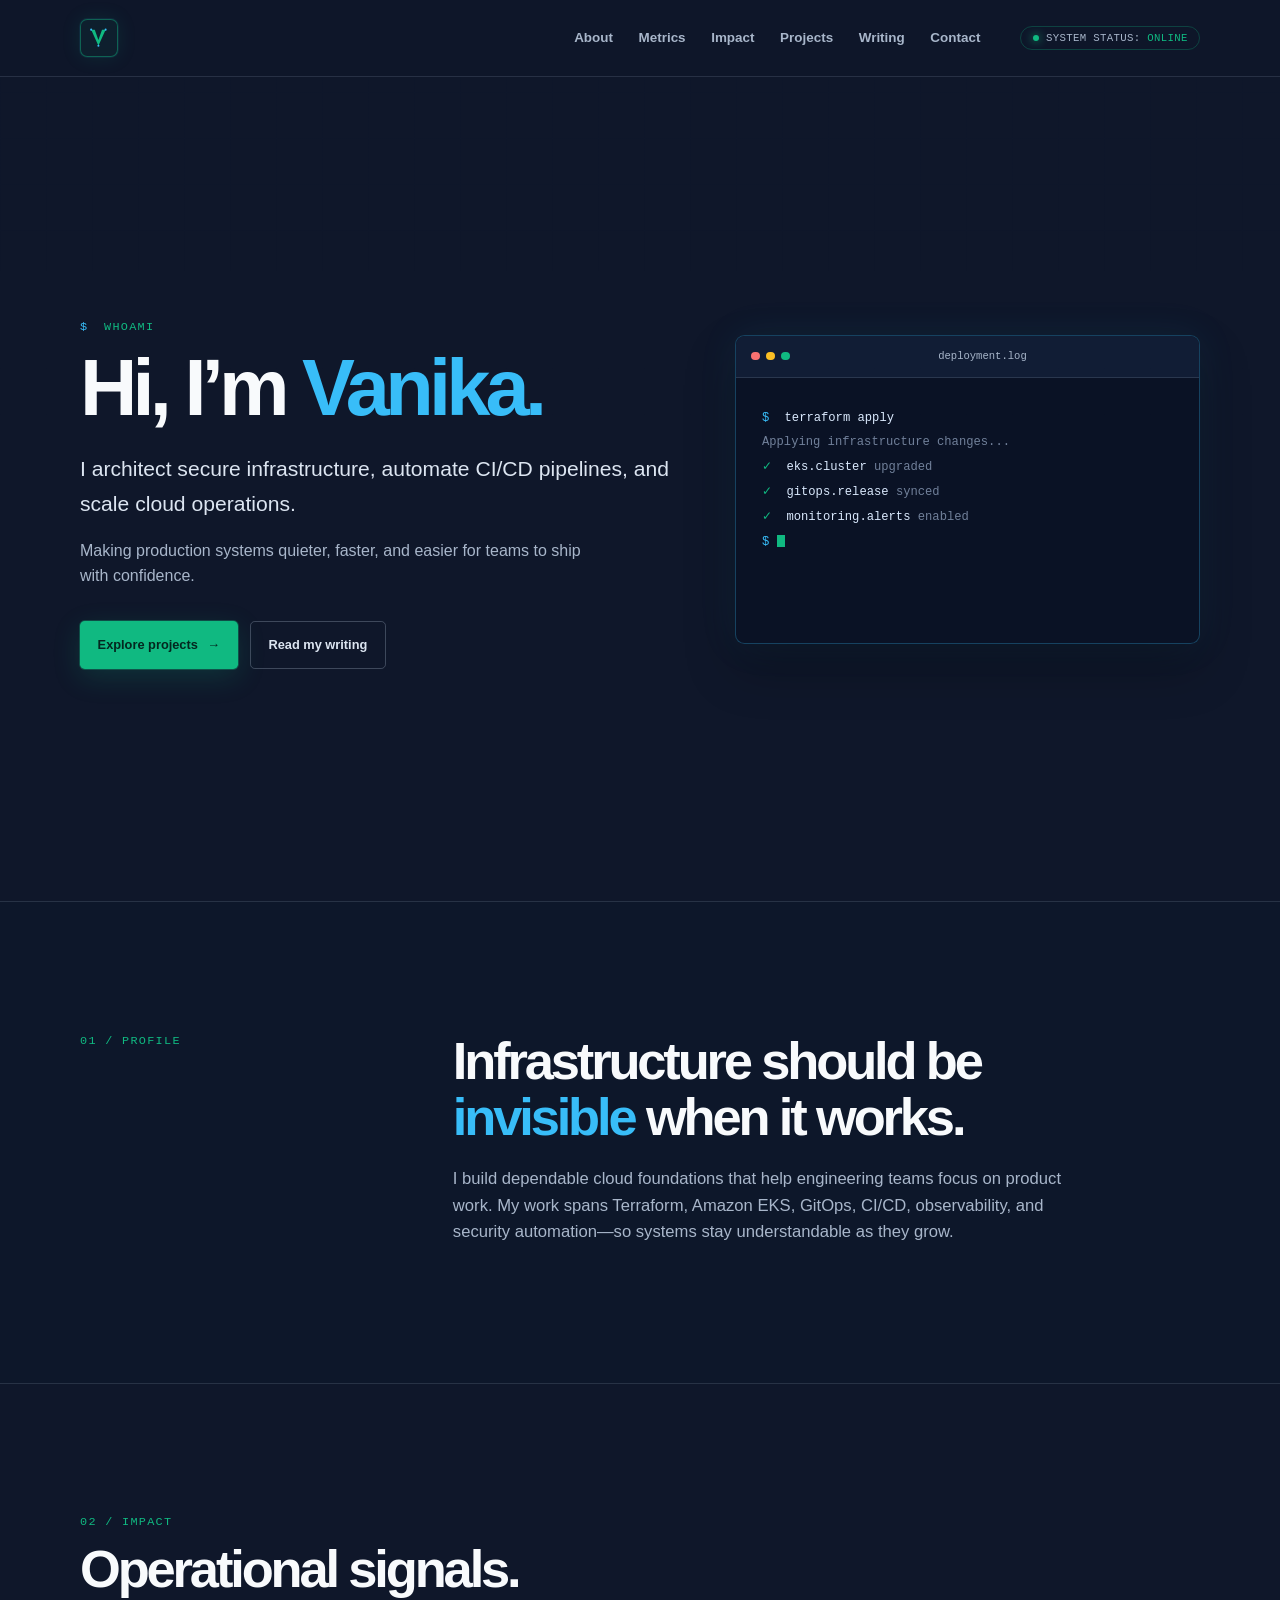
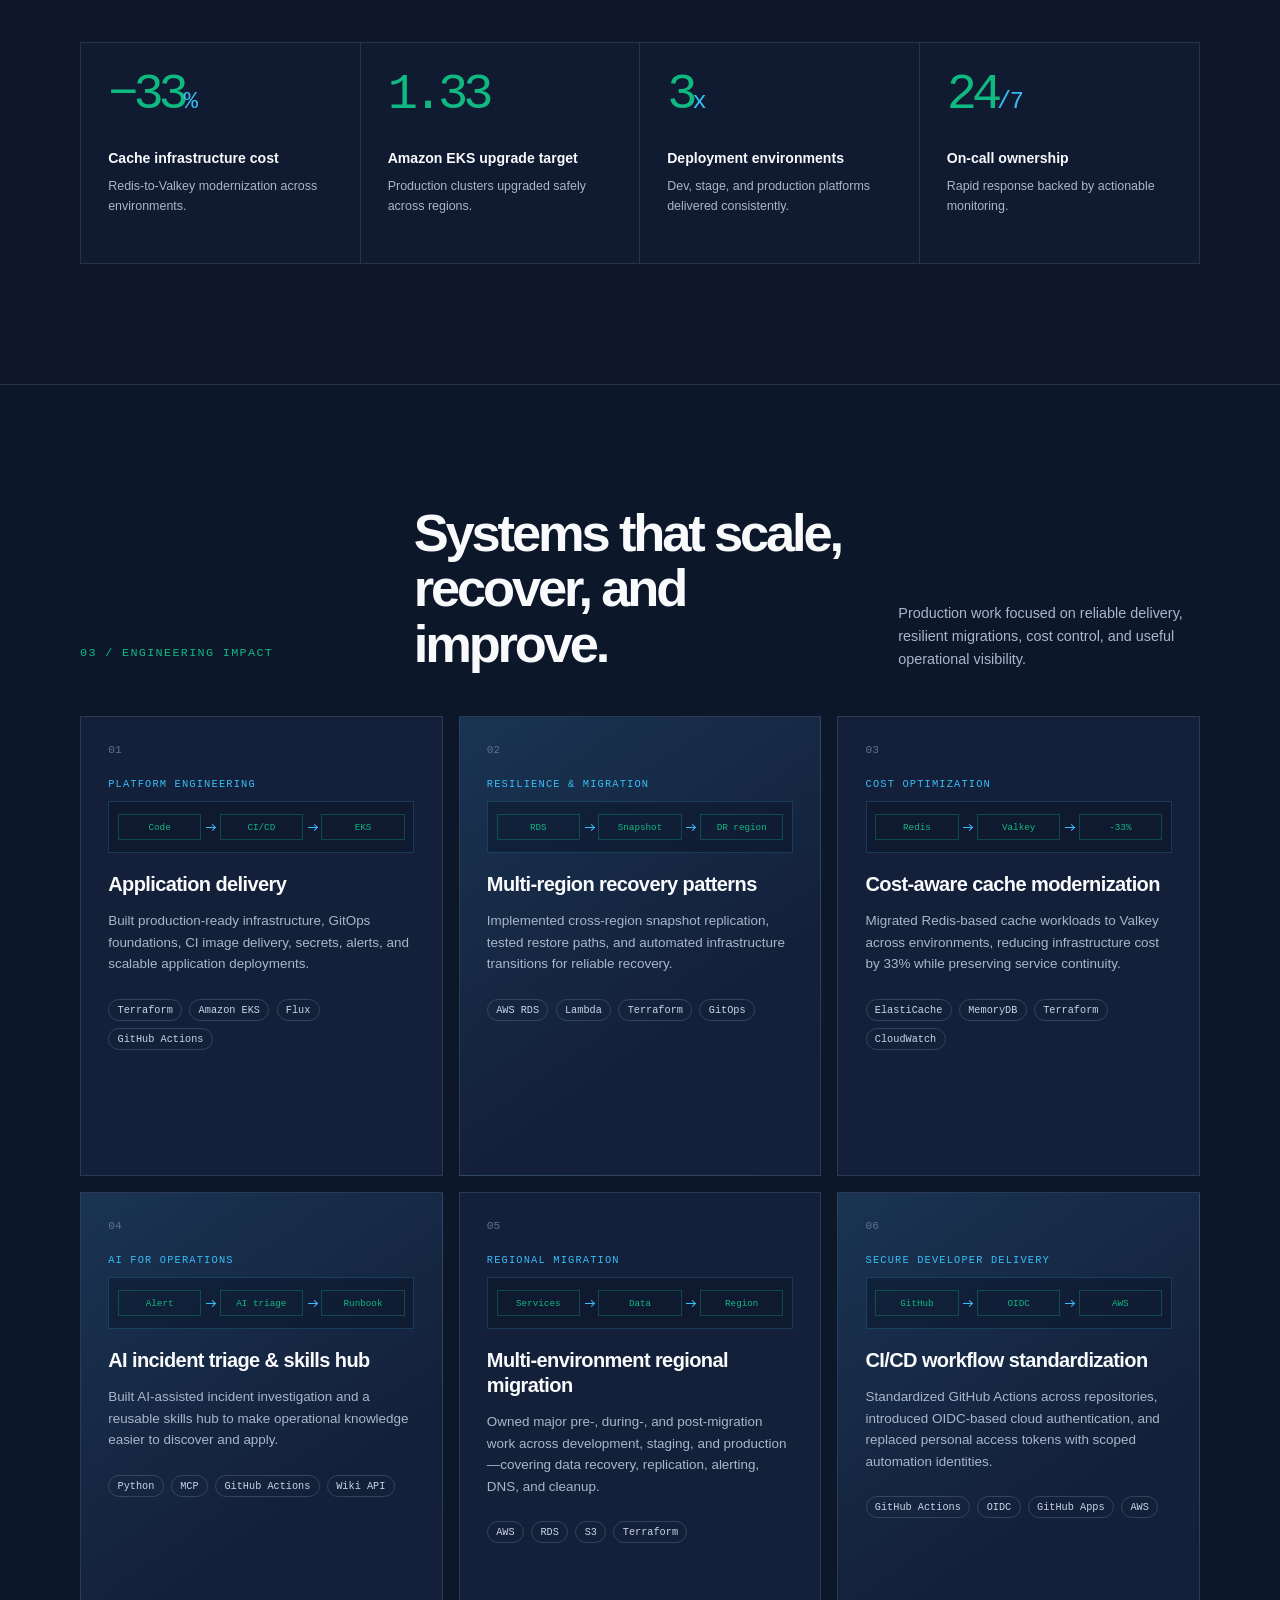
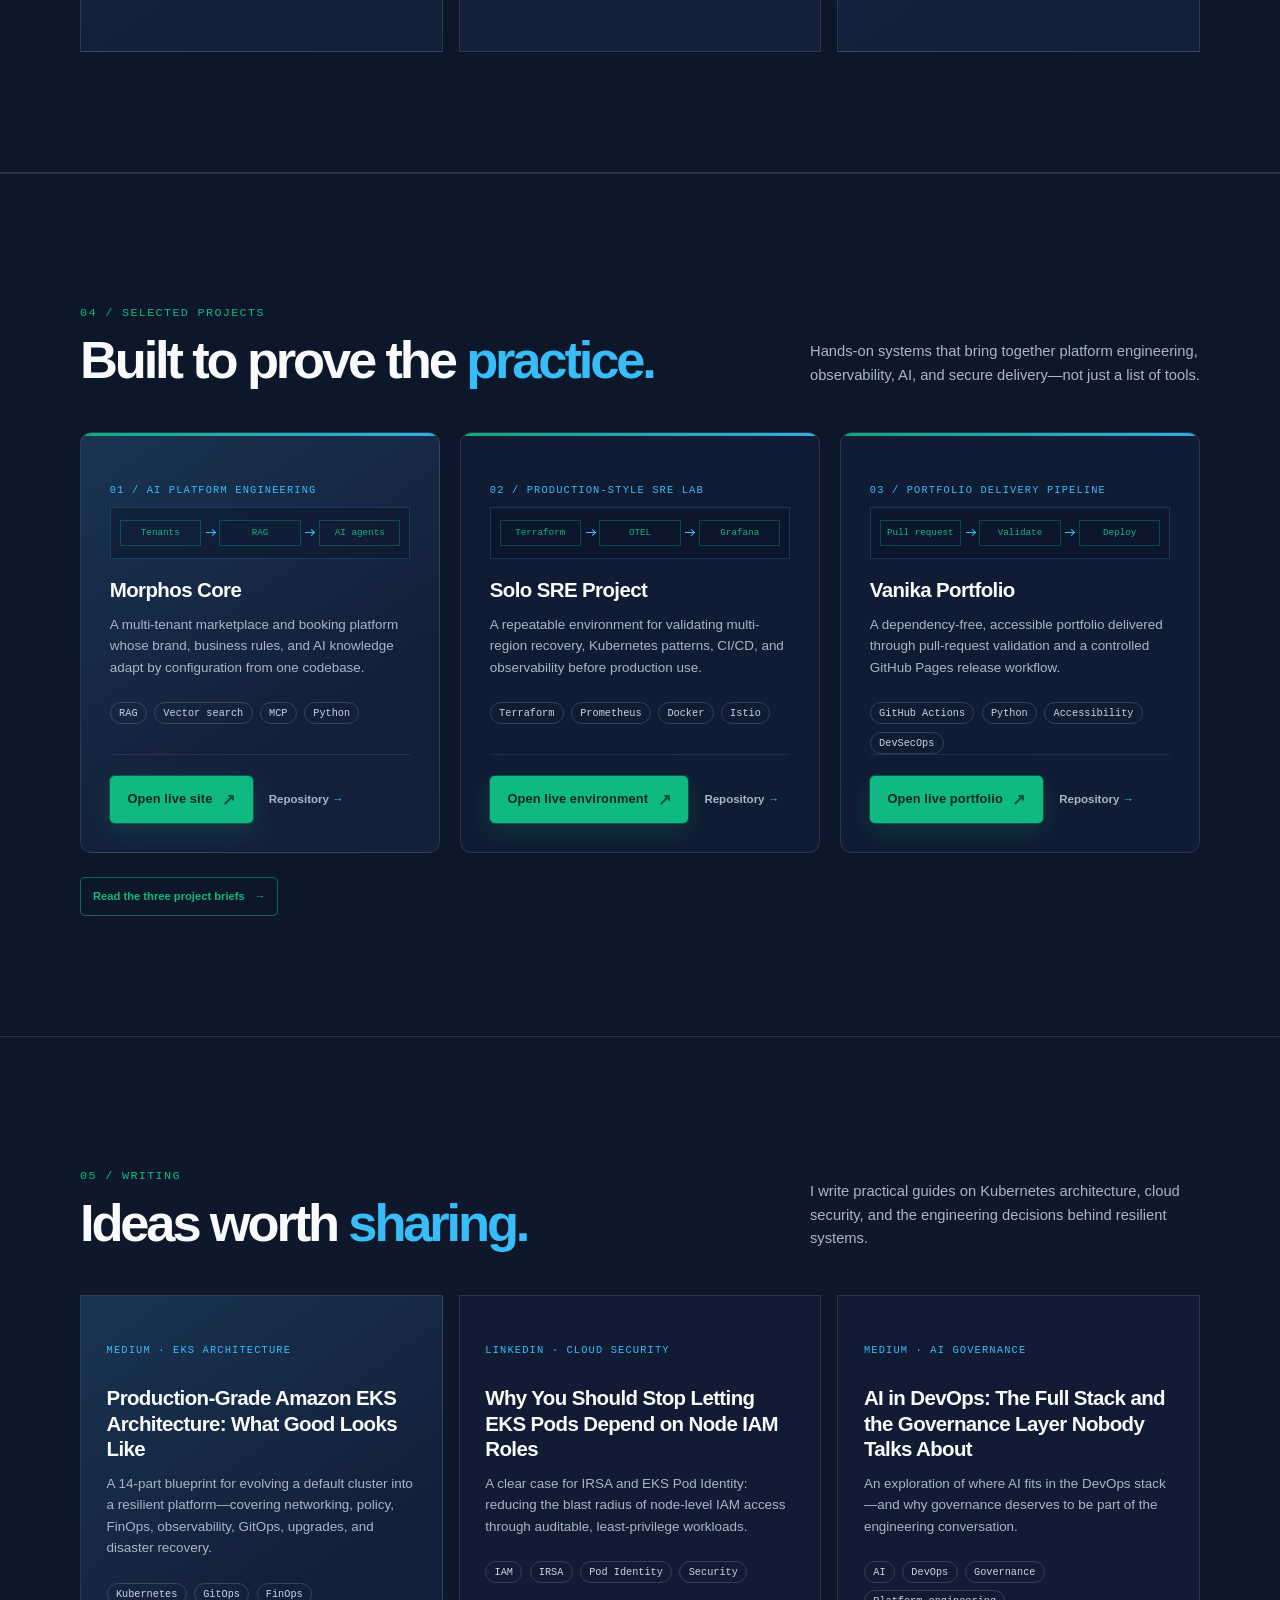
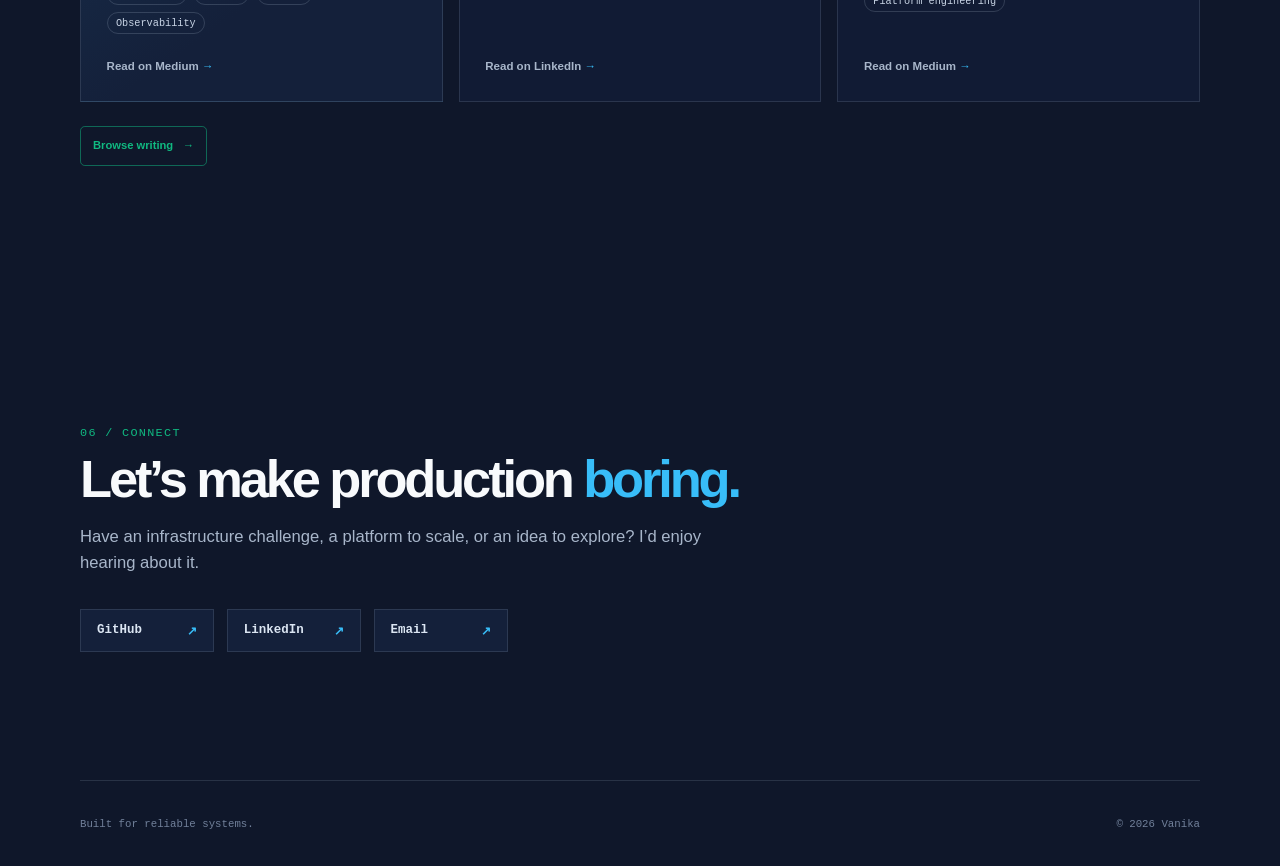
<file: index.html>
<!doctype html>
<html lang="en">
<head>
  <meta charset="utf-8">
  <meta name="viewport" content="width=device-width, initial-scale=1">
  <meta name="description" content="DevOps Engineer portfolio — cloud infrastructure, CI/CD, and reliable operations.">
  <title>Vanika | DevOps Engineer</title>
  <link rel="icon" href="favicon.svg" type="image/svg+xml">
  <link rel="stylesheet" href="styles.css">
</head>
<body>
  <a class="skip-link" href="#main-content">Skip to content</a>

  <header class="site-header">
    <nav class="nav container" aria-label="Main navigation">
      <a class="site-logo" href="#top" aria-label="Vanika DevOps portfolio home">
        <svg viewBox="0 0 48 48" aria-hidden="true" focusable="false">
          <path d="M10 9h7l7 20 7-20h7L24 40 10 9Z"></path>
          <circle cx="10" cy="9" r="2"></circle><circle cx="38" cy="9" r="2"></circle><circle cx="24" cy="40" r="2"></circle>
        </svg>
      </a>
      <div class="nav-links">
        <a href="#about">About</a>
        <a href="#metrics">Metrics</a>
        <a href="#showcases">Impact</a>
        <a href="#projects">Projects</a>
        <a href="#writing">Writing</a>
        <a href="#contact">Contact</a>
      </div>
      <p class="status"><span aria-hidden="true"></span>System status: <strong>online</strong></p>
    </nav>
  </header>

  <main id="main-content">
    <section class="hero section container" id="top" aria-labelledby="hero-heading">
      <div class="hero-copy">
        <p class="eyebrow"><span aria-hidden="true">$</span> whoami</p>
        <h1 id="hero-heading">Hi, I’m <em>Vanika.</em></h1>
        <p class="hero-statement">I architect secure infrastructure, automate CI/CD pipelines, and scale cloud operations.</p>
        <p class="hero-detail">Making production systems quieter, faster, and easier for teams to ship with confidence.</p>
        <div class="hero-actions"><a class="button button-primary" href="#projects">Explore projects <span aria-hidden="true">→</span></a><a class="button button-ghost" href="#writing">Read my writing</a></div>
      </div>

      <aside class="terminal" aria-label="Terminal activity preview">
        <div class="terminal-bar"><span></span><span></span><span></span><p>deployment.log</p></div>
        <div class="terminal-body">
          <p><span class="command">$</span> terraform apply</p>
          <p class="dim">Applying infrastructure changes...</p>
          <p><span class="success">✓</span> eks.cluster <span class="dim">upgraded</span></p>
          <p><span class="success">✓</span> gitops.release <span class="dim">synced</span></p>
          <p><span class="success">✓</span> monitoring.alerts <span class="dim">enabled</span></p>
          <p class="prompt"><span class="command">$</span><i></i></p>
        </div>
      </aside>
    </section>

    <section class="section section-lined" id="about" aria-labelledby="about-heading">
      <div class="container about-grid">
        <p class="section-label">01 / profile</p>
        <div>
          <h2 id="about-heading">Infrastructure should be <em>invisible</em> when it works.</h2>
          <p class="prose">I build dependable cloud foundations that help engineering teams focus on product work. My work spans Terraform, Amazon EKS, GitOps, CI/CD, observability, and security automation—so systems stay understandable as they grow.</p>
        </div>
      </div>
    </section>

    <section class="section container" id="metrics" aria-labelledby="metrics-heading">
      <div class="section-intro">
        <p class="section-label">02 / impact</p>
        <h2 id="metrics-heading">Operational signals.</h2>
      </div>
      <div class="metrics-grid">
        <article class="metric"><p class="metric-value">−33<span>%</span></p><h3>Cache infrastructure cost</h3><p>Redis-to-Valkey modernization across environments.</p></article>
        <article class="metric"><p class="metric-value">1.33</p><h3>Amazon EKS upgrade target</h3><p>Production clusters upgraded safely across regions.</p></article>
        <article class="metric"><p class="metric-value">3<span>x</span></p><h3>Deployment environments</h3><p>Dev, stage, and production platforms delivered consistently.</p></article>
        <article class="metric"><p class="metric-value">24<span>/7</span></p><h3>On-call ownership</h3><p>Rapid response backed by actionable monitoring.</p></article>
      </div>
    </section>

    <section class="section section-lined" id="projects" aria-labelledby="projects-heading">
      <div class="container">
        <div class="section-intro split-intro">
          <div><p class="section-label">04 / selected projects</p><h2 id="projects-heading">Built to prove the <em>practice.</em></h2></div>
          <p>Hands-on systems that bring together platform engineering, observability, AI, and secure delivery—not just a list of tools.</p>
        </div>
        <div class="portfolio-grid portfolio-grid-featured">
          <article class="portfolio-card portfolio-card-featured"><p class="project-type">01 / AI platform engineering</p><div class="mini-diagram" aria-label="Tenant configuration supplies a RAG knowledge layer and AI assistant"><span>Tenants</span><i></i><span>RAG</span><i></i><span>AI agents</span></div><h3>Morphos Core</h3><p>A multi-tenant marketplace and booking platform whose brand, business rules, and AI knowledge adapt by configuration from one codebase.</p><ul class="tool-list" aria-label="Technologies used"><li>RAG</li><li>Vector search</li><li>MCP</li><li>Python</li></ul><div class="card-actions"><a class="button button-primary live-button" href="https://monika-glamup.vercel.app/" target="_blank" rel="noreferrer">Open live site <span aria-hidden="true">↗</span></a><a class="text-link" href="https://github.com/E-Vanika/morphos-core" target="_blank" rel="noreferrer">Repository <span aria-hidden="true">→</span></a></div></article>
          <article class="portfolio-card"><p class="project-type">02 / Production-style SRE lab</p><div class="mini-diagram" aria-label="Terraform provisions infrastructure observed through Prometheus and Grafana"><span>Terraform</span><i></i><span>OTEL</span><i></i><span>Grafana</span></div><h3>Solo SRE Project</h3><p>A repeatable environment for validating multi-region recovery, Kubernetes patterns, CI/CD, and observability before production use.</p><ul class="tool-list" aria-label="Technologies used"><li>Terraform</li><li>Prometheus</li><li>Docker</li><li>Istio</li></ul><div class="card-actions"><a class="button button-primary live-button" href="https://solo-sre-pg.duckdns.org/" target="_blank" rel="noreferrer">Open live environment <span aria-hidden="true">↗</span></a><a class="text-link" href="https://github.com/E-Vanika/solo-sre-project" target="_blank" rel="noreferrer">Repository <span aria-hidden="true">→</span></a></div></article>
          <article class="portfolio-card"><p class="project-type">03 / Portfolio delivery pipeline</p><div class="mini-diagram" aria-label="A pull request passes validation before the portfolio is deployed"><span>Pull request</span><i></i><span>Validate</span><i></i><span>Deploy</span></div><h3>Vanika Portfolio</h3><p>A dependency-free, accessible portfolio delivered through pull-request validation and a controlled GitHub Pages release workflow.</p><ul class="tool-list" aria-label="Technologies used"><li>GitHub Actions</li><li>Python</li><li>Accessibility</li><li>DevSecOps</li></ul><div class="card-actions"><a class="button button-primary live-button" href="https://e-vanika.github.io/Vanika-Portfolio/" target="_blank" rel="noreferrer">Open live portfolio <span aria-hidden="true">↗</span></a><a class="text-link" href="https://github.com/E-Vanika/Vanika-Portfolio" target="_blank" rel="noreferrer">Repository <span aria-hidden="true">→</span></a></div></article>
        </div>
        <a class="button button-outline section-cta" href="projects.html">Read the three project briefs <span aria-hidden="true">→</span></a>
      </div>
    </section>

    <section class="section section-lined" id="showcases" aria-labelledby="showcases-heading">
      <div class="container">
        <div class="section-intro showcase-intro"><p class="section-label">03 / engineering impact</p><h2 id="showcases-heading">Systems that scale, recover, and improve.</h2><p>Production work focused on reliable delivery, resilient migrations, cost control, and useful operational visibility.</p></div>
        <div class="projects-grid">
          <article class="project-card">
            <div class="project-number">01</div><p class="project-type">Platform engineering</p>
            <div class="mini-diagram" aria-label="Source code flows through a CI pipeline to Kubernetes"><span>Code</span><i></i><span>CI/CD</span><i></i><span>EKS</span></div>
            <h3>Application delivery</h3>
            <p>Built production-ready infrastructure, GitOps foundations, CI image delivery, secrets, alerts, and scalable application deployments.</p>
            <ul class="tool-list" aria-label="Tools used"><li>Terraform</li><li>Amazon EKS</li><li>Flux</li><li>GitHub Actions</li></ul>
          </article>
          <article class="project-card featured">
            <div class="project-number">02</div><p class="project-type">Resilience &amp; migration</p>
            <div class="mini-diagram" aria-label="Database snapshots are replicated to a recovery region"><span>RDS</span><i></i><span>Snapshot</span><i></i><span>DR region</span></div>
            <h3>Multi-region recovery patterns</h3>
            <p>Implemented cross-region snapshot replication, tested restore paths, and automated infrastructure transitions for reliable recovery.</p>
            <ul class="tool-list" aria-label="Tools used"><li>AWS RDS</li><li>Lambda</li><li>Terraform</li><li>GitOps</li></ul>
          </article>
          <article class="project-card">
            <div class="project-number">03</div><p class="project-type">Cost optimization</p>
            <div class="mini-diagram" aria-label="Cloud cache modernization from Redis to Valkey"><span>Redis</span><i></i><span>Valkey</span><i></i><span>-33%</span></div>
            <h3>Cost-aware cache modernization</h3>
            <p>Migrated Redis-based cache workloads to Valkey across environments, reducing infrastructure cost by 33% while preserving service continuity.</p>
            <ul class="tool-list" aria-label="Tools used"><li>ElastiCache</li><li>MemoryDB</li><li>Terraform</li><li>CloudWatch</li></ul>
          </article>
          <article class="project-card featured">
            <div class="project-number">04</div><p class="project-type">AI for operations</p>
            <div class="mini-diagram" aria-label="Alerts flow through AI triage to an incident knowledge base"><span>Alert</span><i></i><span>AI triage</span><i></i><span>Runbook</span></div>
            <h3>AI incident triage &amp; skills hub</h3>
            <p>Built AI-assisted incident investigation and a reusable skills hub to make operational knowledge easier to discover and apply.</p>
            <ul class="tool-list" aria-label="Tools used"><li>Python</li><li>MCP</li><li>GitHub Actions</li><li>Wiki API</li></ul>
          </article>
          <article class="project-card">
            <div class="project-number">05</div><p class="project-type">Regional migration</p>
            <div class="mini-diagram" aria-label="Application services and data move between cloud regions with validation"><span>Services</span><i></i><span>Data</span><i></i><span>Region</span></div>
            <h3>Multi-environment regional migration</h3>
            <p>Owned major pre-, during-, and post-migration work across development, staging, and production—covering data recovery, replication, alerting, DNS, and cleanup.</p>
            <ul class="tool-list" aria-label="Tools used"><li>AWS</li><li>RDS</li><li>S3</li><li>Terraform</li></ul>
          </article>
          <article class="project-card featured">
            <div class="project-number">06</div><p class="project-type">Secure developer delivery</p>
            <div class="mini-diagram" aria-label="GitHub Actions authenticates with cloud infrastructure through OpenID Connect"><span>GitHub</span><i></i><span>OIDC</span><i></i><span>AWS</span></div>
            <h3>CI/CD workflow standardization</h3>
            <p>Standardized GitHub Actions across repositories, introduced OIDC-based cloud authentication, and replaced personal access tokens with scoped automation identities.</p>
            <ul class="tool-list" aria-label="Tools used"><li>GitHub Actions</li><li>OIDC</li><li>GitHub Apps</li><li>AWS</li></ul>
          </article>
        </div>
      </div>
    </section>

    <section class="section container" id="writing" aria-labelledby="writing-heading">
      <div class="section-intro split-intro"><div><p class="section-label">05 / writing</p><h2 id="writing-heading">Ideas worth <em>sharing.</em></h2></div><p>I write practical guides on Kubernetes architecture, cloud security, and the engineering decisions behind resilient systems.</p></div>
      <div class="writing-grid">
        <article class="writing-card writing-card-featured"><p class="project-type">Medium · EKS architecture</p><h3>Production-Grade Amazon EKS Architecture: What Good Looks Like</h3><p>A 14-part blueprint for evolving a default cluster into a resilient platform—covering networking, policy, FinOps, observability, GitOps, upgrades, and disaster recovery.</p><ul class="tool-list" aria-label="Article topics"><li>Kubernetes</li><li>GitOps</li><li>FinOps</li><li>Observability</li></ul><a class="text-link" href="https://medium.com/@vanikaraj1/production-grade-amazon-eks-architecture-what-good-looks-like-092eeeaffea1" target="_blank" rel="noreferrer">Read on Medium <span aria-hidden="true">→</span></a></article>
        <article class="writing-card"><p class="project-type">LinkedIn · cloud security</p><h3>Why You Should Stop Letting EKS Pods Depend on Node IAM Roles</h3><p>A clear case for IRSA and EKS Pod Identity: reducing the blast radius of node-level IAM access through auditable, least-privilege workloads.</p><ul class="tool-list" aria-label="Article topics"><li>IAM</li><li>IRSA</li><li>Pod Identity</li><li>Security</li></ul><a class="text-link" href="https://www.linkedin.com/pulse/why-you-should-stop-letting-eks-pods-depend-node-iam-roles-vanika-e-udmhc" target="_blank" rel="noreferrer">Read on LinkedIn <span aria-hidden="true">→</span></a></article>
        <article class="writing-card"><p class="project-type">Medium · AI governance</p><h3>AI in DevOps: The Full Stack and the Governance Layer Nobody Talks About</h3><p>An exploration of where AI fits in the DevOps stack—and why governance deserves to be part of the engineering conversation.</p><ul class="tool-list" aria-label="Article topics"><li>AI</li><li>DevOps</li><li>Governance</li><li>Platform engineering</li></ul><a class="text-link" href="https://medium.com/@vanikaraj1/ai-in-devops-the-full-stack-and-the-governance-layer-nobody-talks-about-cde32f263ec1" target="_blank" rel="noreferrer">Read on Medium <span aria-hidden="true">→</span></a></article>
      </div>
      <a class="button button-outline section-cta" href="blogs.html">Browse writing <span aria-hidden="true">→</span></a>
    </section>

    <section class="contact section container" id="contact" aria-labelledby="contact-heading">
      <p class="section-label">06 / connect</p>
      <h2 id="contact-heading">Let’s make production <em>boring.</em></h2>
      <p>Have an infrastructure challenge, a platform to scale, or an idea to explore? I’d enjoy hearing about it.</p>
      <div class="contact-links"><a href="https://github.com/E-Vanika?tab=repositories" target="_blank" rel="noreferrer">GitHub <span aria-hidden="true">↗</span></a><a href="https://www.linkedin.com/in/vanika-e-54776618b/" target="_blank" rel="noreferrer">LinkedIn <span aria-hidden="true">↗</span></a><a href="mailto:vanikaraj1@gmail.com">Email <span aria-hidden="true">↗</span></a></div>
    </section>
  </main>

  <footer class="footer container"><p>Built for reliable systems.</p><p>© 2026 Vanika</p></footer>
</body>
</html>
</file>
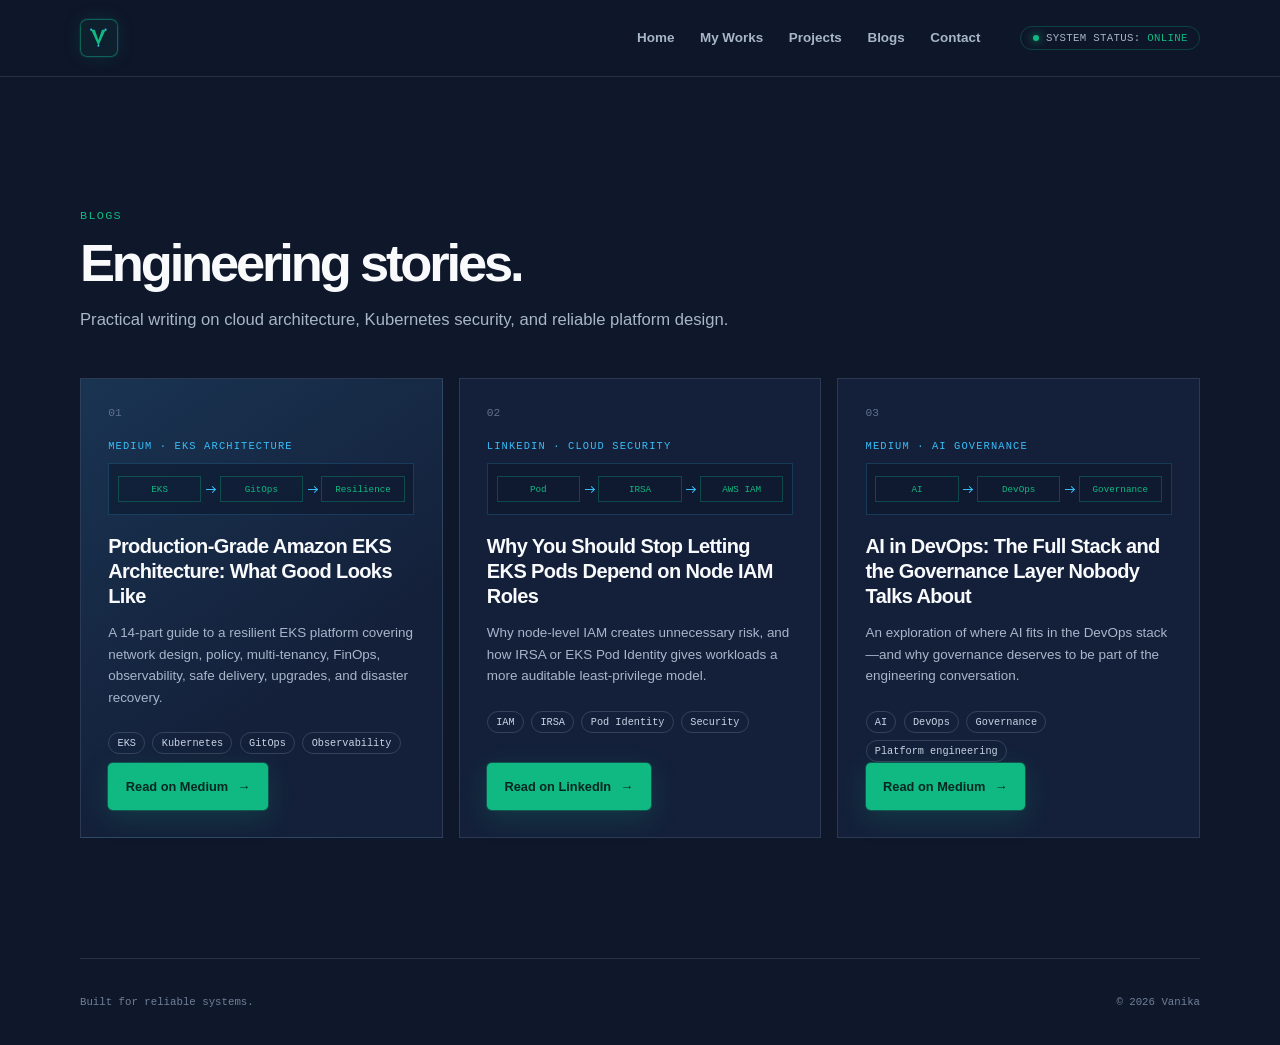
<file: blogs.html>
﻿<!doctype html>
<html lang="en">
<head>
  <meta charset="utf-8">
  <meta name="viewport" content="width=device-width, initial-scale=1">
  <meta name="description" content="Blogs page for Vanika's portfolio.">
  <title>Blogs | Vanika Portfolio</title>
  <link rel="icon" href="favicon.svg" type="image/svg+xml">
  <link rel="stylesheet" href="styles.css">
</head>
<body>
  <header class="site-header">
    <nav class="nav container" aria-label="Main navigation">
      <a class="site-logo" href="index.html#top" aria-label="Vanika DevOps portfolio home">
        <svg viewBox="0 0 48 48" aria-hidden="true" focusable="false">
          <path d="M10 9h7l7 20 7-20h7L24 40 10 9Z"></path>
          <circle cx="10" cy="9" r="2"></circle><circle cx="38" cy="9" r="2"></circle><circle cx="24" cy="40" r="2"></circle>
        </svg>
      </a>
      <div class="nav-links">
        <a href="index.html">Home</a>
        <a href="index.html#showcases">My Works</a>
        <a href="projects.html">Projects</a>
        <a href="blogs.html">Blogs</a>
        <a href="index.html#contact">Contact</a>
      </div>
      <p class="status"><span aria-hidden="true"></span>System status: <strong>online</strong></p>
    </nav>
  </header>
  <main id="main-content">
    <section class="section container" aria-labelledby="blogs-heading">
      <div class="section-intro">
        <p class="section-label">Blogs</p>
        <h2 id="blogs-heading">Engineering stories.</h2>
        <p class="prose">Practical writing on cloud architecture, Kubernetes security, and reliable platform design.</p>
      </div>
      <div class="projects-grid">
        <article class="project-card featured">
          <div class="project-number">01</div><p class="project-type">Medium · EKS architecture</p>
          <div class="mini-diagram" aria-label="EKS platform architecture includes infrastructure, GitOps, observability, and disaster recovery"><span>EKS</span><i></i><span>GitOps</span><i></i><span>Resilience</span></div>
          <h3>Production-Grade Amazon EKS Architecture: What Good Looks Like</h3>
          <p>A 14-part guide to a resilient EKS platform covering network design, policy, multi-tenancy, FinOps, observability, safe delivery, upgrades, and disaster recovery.</p>
          <ul class="tool-list" aria-label="Article topics"><li>EKS</li><li>Kubernetes</li><li>GitOps</li><li>Observability</li></ul>
          <a class="button button-primary" href="https://medium.com/@vanikaraj1/production-grade-amazon-eks-architecture-what-good-looks-like-092eeeaffea1" target="_blank" rel="noreferrer">Read on Medium <span aria-hidden="true">→</span></a>
        </article>
        <article class="project-card">
          <div class="project-number">02</div><p class="project-type">LinkedIn · cloud security</p>
          <div class="mini-diagram" aria-label="A Kubernetes pod uses a scoped identity rather than a broad node identity"><span>Pod</span><i></i><span>IRSA</span><i></i><span>AWS IAM</span></div>
          <h3>Why You Should Stop Letting EKS Pods Depend on Node IAM Roles</h3>
          <p>Why node-level IAM creates unnecessary risk, and how IRSA or EKS Pod Identity gives workloads a more auditable least-privilege model.</p>
          <ul class="tool-list" aria-label="Article topics"><li>IAM</li><li>IRSA</li><li>Pod Identity</li><li>Security</li></ul>
          <a class="button button-primary" href="https://www.linkedin.com/pulse/why-you-should-stop-letting-eks-pods-depend-node-iam-roles-vanika-e-udmhc" target="_blank" rel="noreferrer">Read on LinkedIn <span aria-hidden="true">→</span></a>
        </article>
        <article class="project-card">
          <div class="project-number">03</div><p class="project-type">Medium · AI governance</p>
          <div class="mini-diagram" aria-label="AI capabilities in DevOps are connected to a governance layer"><span>AI</span><i></i><span>DevOps</span><i></i><span>Governance</span></div>
          <h3>AI in DevOps: The Full Stack and the Governance Layer Nobody Talks About</h3>
          <p>An exploration of where AI fits in the DevOps stack—and why governance deserves to be part of the engineering conversation.</p>
          <ul class="tool-list" aria-label="Article topics"><li>AI</li><li>DevOps</li><li>Governance</li><li>Platform engineering</li></ul>
          <a class="button button-primary" href="https://medium.com/@vanikaraj1/ai-in-devops-the-full-stack-and-the-governance-layer-nobody-talks-about-cde32f263ec1" target="_blank" rel="noreferrer">Read on Medium <span aria-hidden="true">→</span></a>
        </article>
      </div>
    </section>
  </main>
  <footer class="footer container"><p>Built for reliable systems.</p><p>© 2026 Vanika</p></footer>
</body>
</html>
</file>
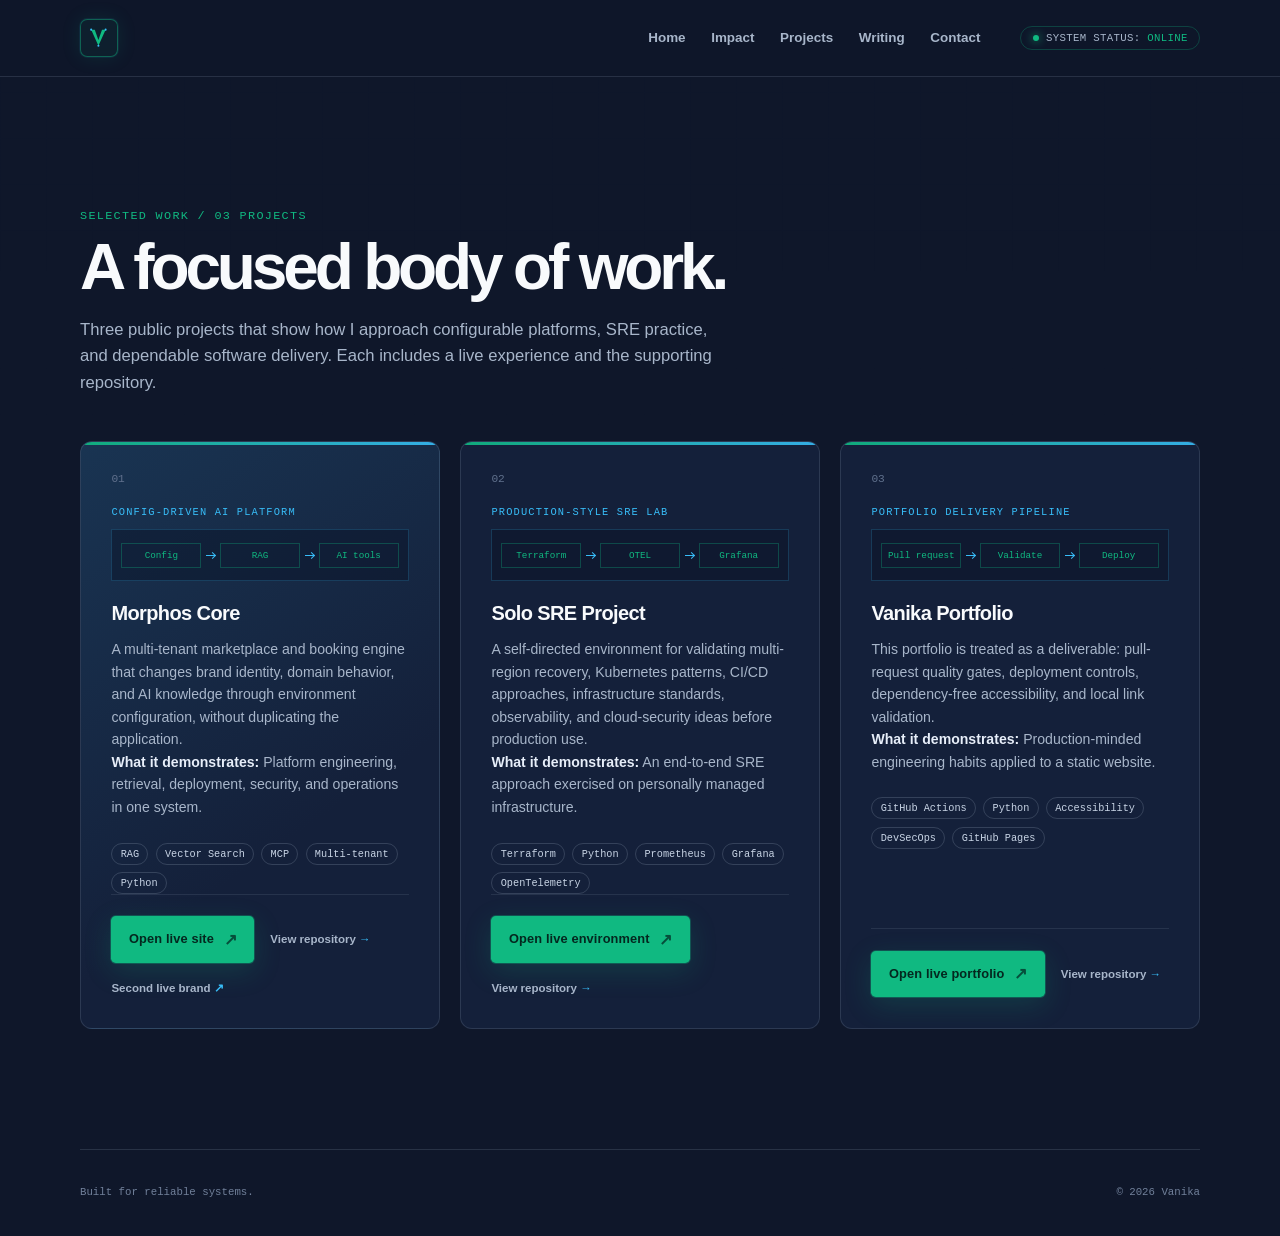
<file: projects.html>
<!doctype html>
<html lang="en">
<head>
  <meta charset="utf-8">
  <meta name="viewport" content="width=device-width, initial-scale=1">
  <meta name="description" content="Three selected public projects by Vanika: AI platforms, SRE practice, and reliable delivery.">
  <title>Projects | Vanika Portfolio</title>
  <link rel="icon" href="favicon.svg" type="image/svg+xml">
  <link rel="stylesheet" href="styles.css">
</head>
<body>
  <a class="skip-link" href="#main-content">Skip to content</a>
  <header class="site-header">
    <nav class="nav container" aria-label="Main navigation">
      <a class="site-logo" href="index.html#top" aria-label="Vanika DevOps portfolio home"><svg viewBox="0 0 48 48" aria-hidden="true" focusable="false"><path d="M10 9h7l7 20 7-20h7L24 40 10 9Z"></path><circle cx="10" cy="9" r="2"></circle><circle cx="38" cy="9" r="2"></circle><circle cx="24" cy="40" r="2"></circle></svg></a>
      <div class="nav-links"><a href="index.html">Home</a><a href="index.html#showcases">Impact</a><a href="projects.html" aria-current="page">Projects</a><a href="blogs.html">Writing</a><a href="index.html#contact">Contact</a></div>
      <p class="status"><span aria-hidden="true"></span>System status: <strong>online</strong></p>
    </nav>
  </header>
  <main id="main-content">
    <section class="section container" aria-labelledby="projects-heading">
      <div class="section-intro projects-page-intro">
        <p class="section-label">Selected work / 03 projects</p>
        <h1 id="projects-heading">A focused body of work.</h1>
        <p class="prose">Three public projects that show how I approach configurable platforms, SRE practice, and dependable software delivery. Each includes a live experience and the supporting repository.</p>
      </div>
      <div class="projects-grid projects-grid-selected">
        <article class="project-card featured"><div class="project-number">01</div><p class="project-type">Config-driven AI platform</p><div class="mini-diagram" aria-label="Tenant configuration supplies a RAG knowledge layer and AI tools"><span>Config</span><i></i><span>RAG</span><i></i><span>AI tools</span></div><h2>Morphos Core</h2><p>A multi-tenant marketplace and booking engine that changes brand identity, domain behavior, and AI knowledge through environment configuration, without duplicating the application.</p><p><strong>What it demonstrates:</strong> Platform engineering, retrieval, deployment, security, and operations in one system.</p><ul class="tool-list" aria-label="Tools used"><li>RAG</li><li>Vector Search</li><li>MCP</li><li>Multi-tenant</li><li>Python</li></ul><div class="card-actions"><a class="button button-primary live-button" href="https://monika-glamup.vercel.app/" target="_blank" rel="noreferrer">Open live site <span aria-hidden="true">↗</span></a><a class="text-link" href="https://github.com/E-Vanika/morphos-core" target="_blank" rel="noreferrer">View repository <span aria-hidden="true">→</span></a><a class="text-link" href="https://crafts-by-vani.vercel.app/" target="_blank" rel="noreferrer">Second live brand <span aria-hidden="true">↗</span></a></div></article>
        <article class="project-card"><div class="project-number">02</div><p class="project-type">Production-style SRE lab</p><div class="mini-diagram" aria-label="Terraform provisions infrastructure observed through OpenTelemetry and Grafana"><span>Terraform</span><i></i><span>OTEL</span><i></i><span>Grafana</span></div><h2>Solo SRE Project</h2><p>A self-directed environment for validating multi-region recovery, Kubernetes patterns, CI/CD approaches, infrastructure standards, observability, and cloud-security ideas before production use.</p><p><strong>What it demonstrates:</strong> An end-to-end SRE approach exercised on personally managed infrastructure.</p><ul class="tool-list" aria-label="Tools used"><li>Terraform</li><li>Python</li><li>Prometheus</li><li>Grafana</li><li>OpenTelemetry</li></ul><div class="card-actions"><a class="button button-primary live-button" href="https://solo-sre-pg.duckdns.org/" target="_blank" rel="noreferrer">Open live environment <span aria-hidden="true">↗</span></a><a class="text-link" href="https://github.com/E-Vanika/solo-sre-project" target="_blank" rel="noreferrer">View repository <span aria-hidden="true">→</span></a></div></article>
        <article class="project-card"><div class="project-number">03</div><p class="project-type">Portfolio delivery pipeline</p><div class="mini-diagram" aria-label="A pull request passes validation before a portfolio deployment"><span>Pull request</span><i></i><span>Validate</span><i></i><span>Deploy</span></div><h2>Vanika Portfolio</h2><p>This portfolio is treated as a deliverable: pull-request quality gates, deployment controls, dependency-free accessibility, and local link validation.</p><p><strong>What it demonstrates:</strong> Production-minded engineering habits applied to a static website.</p><ul class="tool-list" aria-label="Tools used"><li>GitHub Actions</li><li>Python</li><li>Accessibility</li><li>DevSecOps</li><li>GitHub Pages</li></ul><div class="card-actions"><a class="button button-primary live-button" href="https://e-vanika.github.io/Vanika-Portfolio/" target="_blank" rel="noreferrer">Open live portfolio <span aria-hidden="true">↗</span></a><a class="text-link" href="https://github.com/E-Vanika/Vanika-Portfolio" target="_blank" rel="noreferrer">View repository <span aria-hidden="true">→</span></a></div></article>
      </div>
    </section>
  </main>
  <footer class="footer container"><p>Built for reliable systems.</p><p>&copy; 2026 Vanika</p></footer>
</body>
</html>
</file>
<file: styles.css>
:root { --bg:#0f172a; --surface:#14203a; --surface-2:#192746; --line:rgba(148,163,184,.19); --text:#f8fafc; --muted:#a8b6ca; --green:#10b981; --blue:#38bdf8; --mono:"DM Mono", ui-monospace, SFMono-Regular, Menlo, monospace; --sans:"Manrope", Arial, sans-serif; }
* { box-sizing:border-box; }
html { scroll-behavior:smooth; }
body { margin:0; color:var(--text); background:var(--bg); font-family:var(--sans); line-height:1.6; overflow-x:hidden; }
body::before { content:""; position:fixed; inset:0; pointer-events:none; opacity:.28; background-image:linear-gradient(rgba(56,189,248,.025) 1px,transparent 1px),linear-gradient(90deg,rgba(56,189,248,.025) 1px,transparent 1px); background-size:46px 46px; mask-image:linear-gradient(to bottom,black,transparent 72%); }
a { color:inherit; text-decoration:none; }
a:focus-visible { outline:2px solid var(--blue); outline-offset:4px; }
.container { width:min(1120px, calc(100% - 3rem)); margin-inline:auto; }
.skip-link { position:absolute; left:1rem; top:-4rem; z-index:10; background:var(--green); color:#06251e; font-weight:800; padding:.6rem 1rem; border-radius:.25rem; }.skip-link:focus { top:1rem; }
.site-header { position:sticky; top:0; z-index:5; border-bottom:1px solid var(--line); background:rgba(15,23,42,.85); backdrop-filter:blur(14px); }
.nav { min-height:76px; display:flex; align-items:center; gap:2rem; }.site-logo { display:grid; place-items:center; width:2.35rem; height:2.35rem; border:1px solid rgba(16,185,129,.45); border-radius:.45rem; background:rgba(16,185,129,.06); box-shadow:0 0 0 1px rgba(56,189,248,.08),0 0 20px rgba(16,185,129,.12); animation:logo-boot .8s ease-out both; }.site-logo:hover { border-color:var(--green); box-shadow:0 0 24px rgba(16,185,129,.28); }.site-logo svg { width:1.55rem; fill:var(--green); }.site-logo circle { fill:var(--blue); }.nav-links { display:flex; gap:1.6rem; margin-left:auto; color:var(--muted); font-size:.84rem; font-weight:700; }.nav-links a:hover { color:var(--green); }.status { display:flex; align-items:center; gap:.42rem; margin:0 0 0 .5rem; border:1px solid rgba(16,185,129,.27); border-radius:99px; padding:.34rem .7rem; color:var(--muted); font:400 .67rem var(--mono); text-transform:uppercase; letter-spacing:.03em; }.status span { width:.42rem; height:.42rem; border-radius:50%; background:var(--green); box-shadow:0 0 10px var(--green); }.status strong { color:var(--green); font-weight:500; }@keyframes logo-boot{0%{opacity:0;transform:scale(.72);box-shadow:none}65%{opacity:1;transform:scale(1.08)}100%{transform:scale(1)}}
.section { padding:7.5rem 0; }.hero { min-height:calc(100vh - 76px); display:grid; grid-template-columns:1.12fr .88fr; align-items:center; gap:4rem; padding-top:5rem; padding-bottom:5rem; }.eyebrow,.section-label,.project-type { color:var(--green); font:500 .74rem var(--mono); letter-spacing:.11em; text-transform:uppercase; }.eyebrow span { color:var(--blue); margin-right:.45rem; }.hero h1,.section h2 { margin:.7rem 0 1.35rem; letter-spacing:-.06em; line-height:1.06; }.hero h1 { max-width:740px; font-size:clamp(3rem,6.2vw,5.8rem); }.hero em,.section h2 em { color:var(--blue); font-style:normal; }.hero-statement { max-width:600px; margin:0; color:#dce5f1; font-size:clamp(1.05rem,1.8vw,1.32rem); line-height:1.65; }.hero-detail { max-width:510px; margin:1rem 0 2rem; color:var(--muted); }.button { display:inline-flex; align-items:center; justify-content:center; gap:.6rem; border-radius:.3rem; padding:.82rem 1.1rem; font-size:.8rem; font-weight:800; transition:transform .2s ease,box-shadow .2s ease,border-color .2s ease,background .2s ease; }.button:hover { transform:translateY(-2px); }.button-primary { background:var(--green); color:#04271f; box-shadow:0 0 0 1px rgba(16,185,129,.3),0 8px 28px rgba(16,185,129,.18); }.button-primary:hover { box-shadow:0 0 0 1px var(--green),0 12px 34px rgba(16,185,129,.28); }
.terminal { overflow:hidden; border:1px solid rgba(56,189,248,.28); border-radius:.6rem; background:#0a1225; box-shadow:0 24px 50px rgba(0,0,0,.25),0 0 40px rgba(56,189,248,.08); font-family:var(--mono); }.terminal-bar { height:42px; display:flex; align-items:center; gap:.4rem; padding:0 .9rem; background:#111d35; border-bottom:1px solid var(--line); }.terminal-bar span { width:.55rem; height:.55rem; border-radius:50%; background:#36445e; }.terminal-bar span:first-child { background:#f87171; }.terminal-bar span:nth-child(2) { background:#fbbf24; }.terminal-bar span:nth-child(3) { background:var(--green); }.terminal-bar p { margin:0 auto; transform:translateX(-.5rem); color:var(--muted); font-size:.66rem; }.terminal-body { min-height:265px; padding:1.6rem; color:#dbeafe; font-size:.76rem; }.terminal-body p { margin:.34rem 0; }.command { color:var(--blue); margin-right:.5rem; }.dim { color:#71809a; }.success { color:var(--green); margin-right:.45rem; }.prompt i { display:inline-block; width:.5rem; height:1em; background:var(--green); vertical-align:-.15em; animation:blink 1.1s steps(2) infinite; }@keyframes blink{50%{opacity:0}}
.section-lined { border-block:1px solid var(--line); background:rgba(13,23,44,.45); }.about-grid { display:grid; grid-template-columns:1fr 2.3fr; gap:3rem; }.section h2 { font-size:clamp(2.2rem,4.1vw,4rem); }.about-grid h2 { max-width:650px; }.prose,.showcase-intro>p:last-child,.contact>p:not(.section-label) { max-width:650px; color:var(--muted); font-size:1.04rem; }.section-intro { margin-bottom:2.8rem; }.section-intro h2 { margin-bottom:0; }.metrics-grid { display:grid; grid-template-columns:repeat(4,1fr); border:1px solid var(--line); }.metric { min-height:220px; padding:1.7rem; border-right:1px solid var(--line); background:rgba(20,32,58,.38); }.metric:last-child { border:0; }.metric-value { margin:0 0 1.7rem; color:var(--green); font:500 clamp(2.1rem,4vw,3.15rem)/1 var(--mono); letter-spacing:-.1em; }.metric-value span { color:var(--blue); font-size:.47em; letter-spacing:-.07em; }.metric h3 { margin:0 0 .45rem; font-size:.88rem; }.metric>p:last-child { margin:0; color:var(--muted); font-size:.78rem; }.showcase-intro { display:grid; grid-template-columns:1fr 1.5fr 1fr; gap:2rem; align-items:end; }.showcase-intro h2 { margin:0; }.showcase-intro>p:last-child { margin:0; font-size:.9rem; }.projects-grid { display:grid; grid-template-columns:repeat(3,1fr); gap:1rem; }.project-card { display:flex; flex-direction:column; min-height:445px; padding:1.7rem; border:1px solid var(--line); background:var(--surface); transition:border-color .25s ease,transform .25s ease,box-shadow .25s ease; }.project-card:hover { transform:translateY(-5px); border-color:rgba(56,189,248,.55); box-shadow:0 16px 35px rgba(0,0,0,.2),0 0 24px rgba(56,189,248,.08); }.project-card.featured { background:linear-gradient(145deg,#193452,#14203a 65%); }.project-number { color:#60708c; font:400 .7rem var(--mono); }.project-type { margin:2rem 0 .35rem; color:var(--blue); font-size:.65rem; }.project-card h3 { margin:0 0 .8rem; font-size:1.25rem; line-height:1.25; letter-spacing:-.03em; }.project-card>p:not(.project-type) { margin:0; color:var(--muted); font-size:.84rem; }.tool-list { display:flex; flex-wrap:wrap; gap:.45rem; margin:1.5rem 0; padding:0; list-style:none; }.tool-list li { border:1px solid rgba(148,163,184,.25); border-radius:99px; padding:.25rem .52rem; color:#c8d4e5; font:400 .64rem var(--mono); }.card-actions { display:flex; flex-wrap:wrap; align-items:center; gap:1rem; margin-top:auto; }.button-outline { border:1px solid rgba(16,185,129,.5); color:var(--green); padding:.62rem .75rem; font-size:.7rem; }.button-outline:hover { border-color:var(--green); background:rgba(16,185,129,.08); box-shadow:0 0 18px rgba(16,185,129,.15); }.text-link { color:var(--muted); font-size:.72rem; font-weight:800; }.text-link:hover { color:var(--blue); }.text-link span { color:var(--blue); }
.contact { padding-top:8rem; padding-bottom:8rem; }.contact h2 { max-width:800px; margin-bottom:1rem; }.contact>p:not(.section-label) { margin-bottom:2rem; }.contact-links { display:flex; flex-wrap:wrap; gap:.8rem; }.contact-links a { min-width:134px; padding:.8rem 1rem; border:1px solid var(--line); background:var(--surface); color:#dbe5f2; font:700 .78rem var(--mono); transition:all .2s ease; }.contact-links a:hover { color:var(--green); border-color:var(--green); box-shadow:0 0 22px rgba(16,185,129,.14); transform:translateY(-2px); }.contact-links span { float:right; color:var(--blue); }.footer { display:flex; justify-content:space-between; padding:1.6rem 0; border-top:1px solid var(--line); color:#71809a; font:400 .67rem var(--mono); }
.project-card { min-height:460px; }.project-type { margin:1.35rem 0 .7rem; }.mini-diagram { display:flex; align-items:center; gap:.3rem; min-height:52px; padding:.55rem; border:1px solid rgba(56,189,248,.2); background:rgba(8,16,34,.42); color:#c8d4e5; font:500 .58rem var(--mono); text-align:center; }.mini-diagram span { flex:1; min-width:0; padding:.4rem .2rem; border:1px solid rgba(16,185,129,.3); color:var(--green); }.mini-diagram i { display:block; width:.55rem; height:1px; background:var(--blue); position:relative; }.mini-diagram i::after { content:""; position:absolute; right:0; top:-2px; width:4px; height:4px; border-top:1px solid var(--blue); border-right:1px solid var(--blue); transform:rotate(45deg); }.project-card h3 { margin:1.2rem 0 .8rem; }.tool-list { margin:1.5rem 0 0; }
@media (max-width:850px) { .hero { grid-template-columns:1fr; gap:3rem; min-height:auto; }.terminal { max-width:620px; width:100%; }.metrics-grid { grid-template-columns:repeat(2,1fr); }.metric:nth-child(2) { border-right:0; }.metric:nth-child(-n+2) { border-bottom:1px solid var(--line); }.showcase-intro { grid-template-columns:1fr; gap:.4rem; }.projects-grid { grid-template-columns:1fr; }.project-card { min-height:0; }.project-type { margin-top:1.3rem; }.about-grid { grid-template-columns:1fr; gap:.5rem; } }
@media (max-width:620px) { .container { width:min(100% - 2rem,1120px); }.nav { min-height:106px; flex-wrap:wrap; align-content:center; gap:.5rem 1rem; padding:.65rem 0; }.nav-links { display:flex; order:3; width:100%; justify-content:space-between; margin:0; gap:.5rem; font-size:.72rem; }.status { margin-left:auto; font-size:.56rem; padding:.28rem .48rem; }.section { padding:5rem 0; }.hero { padding-top:4rem; padding-bottom:4rem; }.hero h1 { font-size:clamp(2.75rem,14vw,4rem); }.terminal-body { min-height:225px; padding:1.2rem; font-size:.68rem; }.metrics-grid { grid-template-columns:1fr; }.metric { min-height:0; border-right:0; border-bottom:1px solid var(--line); }.metric:last-child { border-bottom:0; }.metric-value { margin-bottom:.9rem; }.footer { gap:1rem; flex-direction:column; }.contact-links a { flex:1 1 100%; } }
.hero-actions { display:flex; flex-wrap:wrap; gap:.75rem; }.button-ghost { border:1px solid rgba(148,163,184,.35); color:#dce5f1; }.button-ghost:hover { border-color:var(--blue); color:var(--blue); }
.project-card h2 { margin:1.2rem 0 .8rem; font-size:1.25rem; line-height:1.25; letter-spacing:-.03em; }.project-card .button { align-self:flex-start; margin-top:auto; }
main { display:flex; flex-direction:column; } .hero { order:1; } #about { order:2; } #metrics { order:3; } #showcases { order:4; } #projects { order:5; } #writing { order:6; } #contact { order:7; }
.split-intro { display:flex; justify-content:space-between; gap:2rem; align-items:end; }.split-intro h2 { margin-bottom:0; }.split-intro>p { max-width:390px; margin:0; color:var(--muted); font-size:.92rem; }.portfolio-grid { display:grid; grid-template-columns:repeat(3,1fr); gap:1rem; }.portfolio-card,.writing-card { display:flex; flex-direction:column; min-height:340px; padding:1.6rem; border:1px solid var(--line); background:rgba(20,32,58,.62); transition:transform .25s ease,border-color .25s ease,box-shadow .25s ease; }.portfolio-card:hover,.writing-card:hover { transform:translateY(-5px); border-color:rgba(56,189,248,.55); box-shadow:0 16px 35px rgba(0,0,0,.2); }.portfolio-card-featured,.writing-card-featured { background:linear-gradient(145deg,#193452,#14203a 65%); }.portfolio-card h3,.writing-card h3 { margin:1.15rem 0 .7rem; font-size:1.28rem; line-height:1.24; letter-spacing:-.03em; }.portfolio-card>p:not(.project-type),.writing-card>p:not(.project-type) { margin:0; color:var(--muted); font-size:.84rem; }.portfolio-card .text-link,.writing-card .text-link { margin-top:auto; padding-top:1.45rem; }.section-cta { margin-top:1.5rem; }.writing-grid { display:grid; grid-template-columns:repeat(3,1fr); gap:1rem; }.writing-card { min-height:300px; }
@media (max-width:850px) { .projects-grid,.portfolio-grid,.writing-grid { grid-template-columns:1fr; }.portfolio-card,.writing-card { min-height:0; }.split-intro { display:block; }.split-intro>p { margin-top:1rem; } }
@media (prefers-reduced-motion:reduce) { *,*::before,*::after { scroll-behavior:auto !important; animation-duration:.01ms !important; transition-duration:.01ms !important; } }

/* Selected-work refinement: calm hierarchy, clear evidence, and obvious next actions. */
.portfolio-grid-featured,.projects-grid-selected { gap:1.25rem; }
.portfolio-grid-featured .portfolio-card,.projects-grid-selected .project-card { position:relative; overflow:hidden; border-radius:.75rem; }
.portfolio-grid-featured .portfolio-card::before,.projects-grid-selected .project-card::before { content:""; position:absolute; inset:0 0 auto; height:3px; background:linear-gradient(90deg,var(--green),var(--blue)); opacity:.9; }
.portfolio-grid-featured .portfolio-card { min-height:390px; padding:1.8rem; }
.projects-page-intro { max-width:760px; }
.projects-page-intro h1 { margin:.65rem 0 1rem; font-size:clamp(2.6rem,5vw,4.8rem); letter-spacing:-.065em; line-height:1.02; }
.projects-grid-selected .project-card { min-height:500px; padding:1.9rem; }
.projects-grid-selected .project-card>p:not(.project-type) { font-size:.88rem; }
.projects-grid-selected .project-card strong { color:#e7eef9; font-weight:700; }
.card-actions { padding-top:1.35rem; border-top:1px solid rgba(148,163,184,.14); }
.live-button { letter-spacing:.01em; }
.live-button span { color:#064e3b; font-size:1rem; line-height:0; }
.portfolio-card .card-actions { margin-top:auto; }
.portfolio-card .card-actions .text-link { margin-top:0; padding-top:0; }
.projects-grid-selected .card-actions { margin-top:auto; }
@media (max-width:850px) { .projects-grid-selected .project-card { min-height:0; } }
@media (prefers-reduced-motion:no-preference) { .writing-card { animation:card-arrival .45s ease both; } .writing-card:nth-child(2) { animation-delay:.08s; } .writing-card:nth-child(3) { animation-delay:.16s; } }
@keyframes card-arrival { from { opacity:0; transform:translateY(12px); } to { opacity:1; transform:translateY(0); } }
</file>
